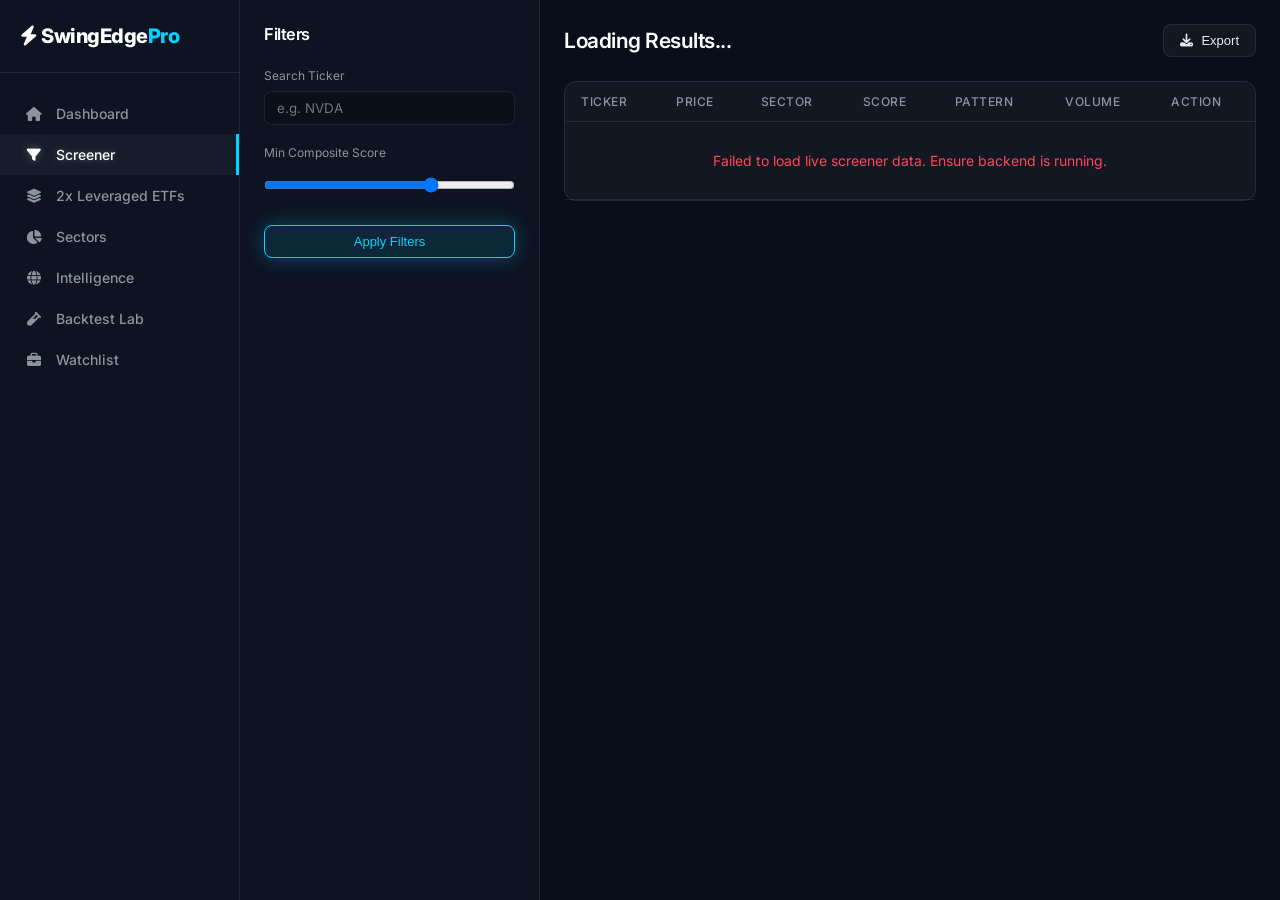
<file: frontend/screener.html>
<!DOCTYPE html>
<html lang="en">
<head>
  <meta charset="UTF-8">
  <title>Screener - SwingEdge Pro</title>
  <link rel="stylesheet" href="https://cdnjs.cloudflare.com/ajax/libs/font-awesome/6.4.0/css/all.min.css">
  <link rel="stylesheet" href="css/main.css">
  <link rel="stylesheet" href="css/components.css">
</head>
<body>
  <div class="app-container">
    <!-- Sidebar -->
    <div class="sidebar">
      <div class="sidebar-header"><i class="fas fa-bolt text-blue"></i> SwingEdge<span>Pro</span></div>
      <div class="nav-menu">
        <a href="index.html" class="nav-item" id="nav-dashboard"><i class="fas fa-home"></i> Dashboard</a>
        <a href="screener.html" class="nav-item active" id="nav-screener"><i class="fas fa-filter"></i> Screener</a>
        <a href="leveraged_etfs.html" class="nav-item" id="nav-leveraged"><i class="fas fa-layer-group text-gold"></i> 2x Leveraged ETFs</a>
        <a href="sectors.html" class="nav-item" id="nav-sectors"><i class="fas fa-chart-pie"></i> Sectors</a>
        <a href="intelligence.html" class="nav-item" id="nav-intelligence"><i class="fas fa-globe"></i> Intelligence</a>
        <a href="backtest.html" class="nav-item" id="nav-backtest"><i class="fas fa-vial"></i> Backtest Lab</a>
        <a href="portfolio.html" class="nav-item" id="nav-portfolio"><i class="fas fa-briefcase"></i> Watchlist</a>
      </div>
    </div>

    <!-- Main Content -->
    <div class="main-wrapper" style="flex-direction:row;">
      
      <!-- Filters Panel -->
      <div style="width: 300px; border-right: 1px solid var(--border); background: var(--bg-secondary); padding: 24px; overflow-y:auto;">
        <h3 style="margin-bottom: 24px;">Filters</h3>
        
        <div style="margin-bottom: 20px;">
          <label style="display:block; margin-bottom:8px; color:var(--text-secondary); font-size:12px;">Search Ticker</label>
          <input type="text" id="filter-search" placeholder="e.g. NVDA" onkeyup="applyFilters()">
        </div>
        
        <div style="margin-bottom: 20px;">
          <label style="display:block; margin-bottom:8px; color:var(--text-secondary); font-size:12px;">Min Composite Score</label>
          <input type="range" id="filter-score" min="0" max="100" value="70" onchange="applyFilters()" style="width:100%;">
        </div>
        
        <button class="btn btn-primary" style="width:100%; justify-content:center;" onclick="applyFilters()">Apply Filters</button>
      </div>

      <!-- Results Area -->
      <div class="content-area">
        <div style="display:flex; justify-content:space-between; align-items:center; margin-bottom:24px;">
          <h2 id="screener-count">Loading Results...</h2>
          <button class="btn btn-secondary"><i class="fas fa-download"></i> Export</button>
        </div>

        <div class="card" style="padding:0;">
          <table style="margin:0;">
            <thead>
              <tr><th>Ticker</th><th>Price</th><th>Sector</th><th>Score</th><th>Pattern</th><th>Volume</th><th>Action</th></tr>
            </thead>
            <tbody id="screener-tbody">
              <!-- Populated via JS -->
            </tbody>
          </table>
        </div>
      </div>
      
    </div>
  </div>

  <script src="js/utils.js"></script>
  <script src="js/api.js"></script>
  <script src="js/screener.js"></script>
</body>
</html>
</file>
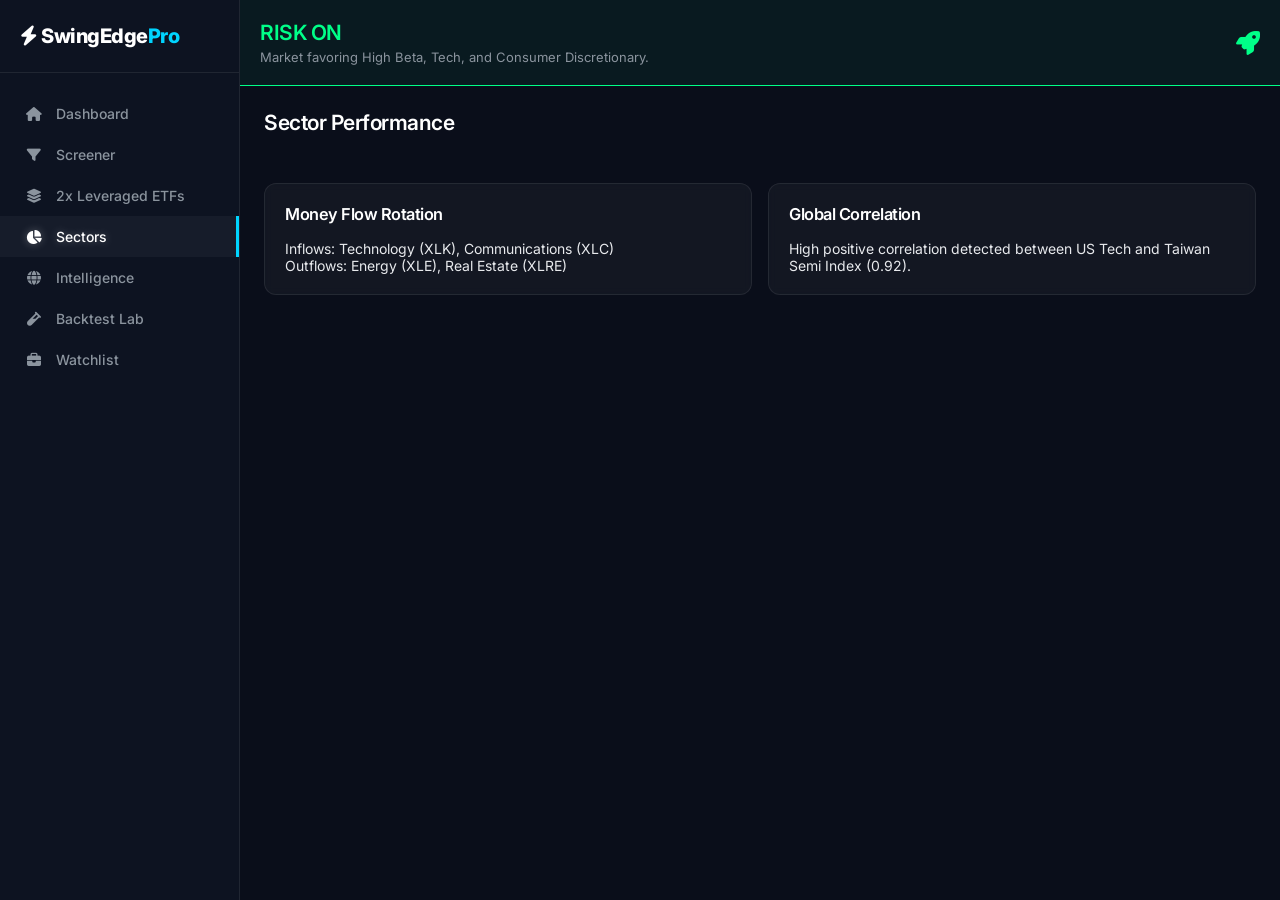
<file: frontend/sectors.html>
<!DOCTYPE html>
<html lang="en">
<head>
  <meta charset="UTF-8">
  <title>Sectors - SwingEdge Pro</title>
  <link rel="stylesheet" href="https://cdnjs.cloudflare.com/ajax/libs/font-awesome/6.4.0/css/all.min.css">
  <link rel="stylesheet" href="css/main.css">
  <link rel="stylesheet" href="css/components.css">
</head>
<body>
  <div class="app-container">
    <!-- Sidebar -->
    <div class="sidebar">
      <div class="sidebar-header"><i class="fas fa-bolt text-blue"></i> SwingEdge<span>Pro</span></div>
      <div class="nav-menu">
        <a href="index.html" class="nav-item" id="nav-dashboard"><i class="fas fa-home"></i> Dashboard</a>
        <a href="screener.html" class="nav-item" id="nav-screener"><i class="fas fa-filter"></i> Screener</a>
        <a href="leveraged_etfs.html" class="nav-item" id="nav-leveraged"><i class="fas fa-layer-group text-gold"></i> 2x Leveraged ETFs</a>
        <a href="sectors.html" class="nav-item active" id="nav-sectors"><i class="fas fa-chart-pie"></i> Sectors</a>
        <a href="intelligence.html" class="nav-item" id="nav-intelligence"><i class="fas fa-globe"></i> Intelligence</a>
        <a href="backtest.html" class="nav-item" id="nav-backtest"><i class="fas fa-vial"></i> Backtest Lab</a>
        <a href="portfolio.html" class="nav-item" id="nav-portfolio"><i class="fas fa-briefcase"></i> Watchlist</a>
      </div>
    </div>

    <!-- Main Content -->
    <div class="main-wrapper">
      <!-- Risk Mode Banner -->
      <div style="background: rgba(0, 255, 136, 0.05); border-bottom: 1px solid var(--green); padding: 20px; display:flex; justify-content:space-between; align-items:center;">
        <div>
          <h2 style="color: var(--green); margin-bottom:4px;">RISK ON</h2>
          <div style="color: var(--text-secondary); font-size:13px;">Market favoring High Beta, Tech, and Consumer Discretionary.</div>
        </div>
        <i class="fas fa-rocket text-green" style="font-size:24px;"></i>
      </div>

      <div class="content-area">
        <h2 style="margin-bottom: 24px;">Sector Performance</h2>
        <div class="grid grid-cols-4 gap-4" id="sector-grid-full">
          <!-- Populated by JS -->
        </div>

        <div class="grid grid-cols-2 gap-4" style="margin-top:24px;">
          <div class="card">
            <h3 style="margin-bottom:16px;">Money Flow Rotation</h3>
            <p class="text-secondary">Inflows: Technology (XLK), Communications (XLC)<br>Outflows: Energy (XLE), Real Estate (XLRE)</p>
          </div>
          <div class="card">
            <h3 style="margin-bottom:16px;">Global Correlation</h3>
            <p class="text-secondary">High positive correlation detected between US Tech and Taiwan Semi Index (0.92).</p>
          </div>
        </div>
      </div>
    </div>
  </div>
  
  <script src="js/utils.js"></script>
  <script src="js/api.js"></script>
  <script src="js/sectors.js"></script>
</body>
</html>
</file>
<file: frontend/css/main.css>
/* Import Fonts */
@import url('https://fonts.googleapis.com/css2?family=Inter:wght@300;400;500;600;700;800&family=JetBrains+Mono:wght@400;500&display=swap');

:root {
  --bg-primary: #0A0E1A;
  --bg-secondary: #0D1321;
  --bg-card: rgba(255, 255, 255, 0.04);
  --bg-card-hover: rgba(255, 255, 255, 0.08);
  --border: rgba(255, 255, 255, 0.08);
  --border-bright: rgba(255, 255, 255, 0.16);
  --blue: #00D4FF;
  --green: #00FF88;
  --red: #FF4757;
  --gold: #FFD700;
  --purple: #A855F7;
  --orange: #FF8C00;
  --text-primary: #E8EAED;
  --text-secondary: #8B949E;
  --text-muted: #484F58;
  --radius: 12px;
  --radius-sm: 8px;
  --shadow: 0 4px 24px rgba(0,0,0,0.4);
  --glow-blue: 0 0 20px rgba(0, 212, 255, 0.3);
  --glow-green: 0 0 20px rgba(0, 255, 136, 0.3);
  --glow-gold: 0 0 20px rgba(255, 215, 0, 0.3);
}

/* Reset */
* { margin: 0; padding: 0; box-sizing: border-box; }
body {
  background: var(--bg-primary);
  color: var(--text-primary);
  font-family: 'Inter', sans-serif;
  display: flex;
  height: 100vh;
  overflow: hidden;
  font-size: 14px;
}
a { color: var(--blue); text-decoration: none; }
ul { list-style: none; }

/* Layout */
.app-container { display: flex; width: 100%; height: 100%; }
.sidebar {
  width: 240px;
  background: var(--bg-secondary);
  border-right: 1px solid var(--border);
  display: flex;
  flex-direction: column;
  z-index: 10;
}
.sidebar-header { padding: 24px 20px; font-size: 20px; font-weight: 800; color: #fff; letter-spacing: -0.5px; border-bottom: 1px solid var(--border); }
.sidebar-header span { color: var(--blue); }
.nav-menu { flex: 1; padding: 20px 0; overflow-y: auto; }
.nav-item { padding: 12px 24px; display: flex; align-items: center; gap: 12px; color: var(--text-secondary); transition: all 0.2s; font-weight: 500; }
.nav-item:hover, .nav-item.active { color: #fff; background: var(--bg-card); border-right: 3px solid var(--blue); text-shadow: 0 0 8px rgba(255,255,255,0.3); }
.nav-item i { width: 20px; text-align: center; }
.market-status-box { padding: 20px; border-top: 1px solid var(--border); font-size: 12px; color: var(--text-muted); }
.main-wrapper { flex: 1; display: flex; flex-direction: column; overflow: hidden; position: relative; }

/* Topbar */
.topbar {
  height: 60px;
  border-bottom: 1px solid var(--border);
  background: rgba(13, 19, 33, 0.85);
  backdrop-filter: blur(12px);
  display: flex;
  align-items: center;
  padding: 0 24px;
  gap: 24px;
  z-index: 5;
}
.pulse-strip { flex: 1; overflow: hidden; display: flex; align-items: center; gap: 32px; white-space: nowrap; }
.pulse-item { display: inline-flex; gap: 8px; font-family: 'JetBrains Mono', monospace; font-size: 13px; font-weight: 500; }
.pulse-ticker { color: var(--text-secondary); }
.pulse-price { color: var(--text-primary); }

/* Typography */
h1, h2, h3, h4 { color: #fff; font-weight: 600; letter-spacing: -0.5px; }
.text-green { color: var(--green) !important; }
.text-red { color: var(--red) !important; }
.text-muted { color: var(--text-muted) !important; }

/* Cards & Glassmorphism */
.card {
  background: var(--bg-card);
  border: 1px solid var(--border);
  border-radius: var(--radius);
  padding: 20px;
  transition: all 0.2s ease;
  backdrop-filter: blur(4px);
}
.card:hover { background: var(--bg-card-hover); border-color: var(--border-bright); }
.card-header { display: flex; justify-content: space-between; align-items: center; margin-bottom: 16px; }

/* Buttons */
.btn {
  padding: 8px 16px;
  border-radius: var(--radius-sm);
  font-weight: 500;
  cursor: pointer;
  transition: all 0.2s;
  border: none;
  display: inline-flex;
  align-items: center;
  gap: 8px;
  font-size: 13px;
}
.btn-primary { background: rgba(0, 212, 255, 0.1); border: 1px solid var(--blue); color: var(--blue); box-shadow: var(--glow-blue); }
.btn-primary:hover { background: var(--blue); color: #000; }
.btn-secondary { background: var(--bg-card); border: 1px solid var(--border); color: var(--text-primary); }
.btn-secondary:hover { background: var(--bg-card-hover); border-color: var(--border-bright); }

/* Tables */
.table-container { width: 100%; overflow-x: auto; }
table { width: 100%; border-collapse: collapse; text-align: left; }
th { padding: 12px 16px; color: var(--text-secondary); font-weight: 500; border-bottom: 1px solid var(--border); white-space: nowrap; font-size: 12px; text-transform: uppercase; letter-spacing: 0.5px; }
td { padding: 16px; border-bottom: 1px solid var(--border); color: var(--text-primary); vertical-align: middle; }
tr:hover td { background: var(--bg-card); }

/* Badges */
.badge { padding: 4px 8px; border-radius: 4px; font-size: 11px; font-weight: 600; text-transform: uppercase; letter-spacing: 0.5px; }
.badge.bullish { background: rgba(0, 255, 136, 0.1); color: var(--green); border: 1px solid rgba(0, 255, 136, 0.2); }
.badge.bearish { background: rgba(255, 71, 87, 0.1); color: var(--red); border: 1px solid rgba(255, 71, 87, 0.2); }
.badge.neutral { background: rgba(139, 148, 158, 0.1); color: var(--text-secondary); border: 1px solid rgba(139, 148, 158, 0.2); }
.badge.gold { background: rgba(255, 215, 0, 0.1); color: var(--gold); border: 1px solid rgba(255, 215, 0, 0.2); }
.badge.purple { background: rgba(168, 85, 247, 0.1); color: var(--purple); border: 1px solid rgba(168, 85, 247, 0.2); }

/* Skeletons */
.skeleton { background: linear-gradient(90deg, var(--bg-card) 25%, var(--bg-card-hover) 50%, var(--bg-card) 75%); background-size: 200% 100%; animation: shimmer 2s infinite; border-radius: 4px; }
.skeleton-text { height: 16px; margin-bottom: 8px; width: 100%; }

/* Scrollbars */
::-webkit-scrollbar { width: 8px; height: 8px; }
::-webkit-scrollbar-track { background: var(--bg-primary); }
::-webkit-scrollbar-thumb { background: var(--border-bright); border-radius: 4px; }
::-webkit-scrollbar-thumb:hover { background: var(--text-muted); }

/* Animations */
@keyframes shimmer { 0% { background-position: 200% 0; } 100% { background-position: -200% 0; } }
@keyframes pulse-dot { 0% { box-shadow: 0 0 0 0 rgba(0, 255, 136, 0.4); } 70% { box-shadow: 0 0 0 6px rgba(0, 255, 136, 0); } 100% { box-shadow: 0 0 0 0 rgba(0, 255, 136, 0); } }
@keyframes ticker-scroll { 0% { transform: translateX(100%); } 100% { transform: translateX(-100%); } }

/* Grid Utilities */
.grid { display: grid; gap: 20px; }
.grid-cols-1 { grid-template-columns: repeat(1, 1fr); }
.grid-cols-2 { grid-template-columns: repeat(2, 1fr); }
.grid-cols-3 { grid-template-columns: repeat(3, 1fr); }
.grid-cols-4 { grid-template-columns: repeat(4, 1fr); }
.grid-cols-12 { grid-template-columns: repeat(12, 1fr); }
.col-span-3 { grid-column: span 3; }
.col-span-4 { grid-column: span 4; }
.col-span-8 { grid-column: span 8; }
.col-span-9 { grid-column: span 9; }
.col-span-12 { grid-column: span 12; }

/* Layout helpers */
.flex { display: flex; }
.items-center { align-items: center; }
.justify-between { justify-content: space-between; }
.gap-2 { gap: 8px; }
.gap-4 { gap: 16px; }
.mt-2 { margin-top: 8px; }
.mt-4 { margin-top: 16px; }
.p-6 { padding: 24px; }
.h-full { height: 100%; }
.overflow-y-auto { overflow-y: auto; }

/* Forms */
input, select {
  background: rgba(0,0,0,0.2);
  border: 1px solid var(--border);
  color: var(--text-primary);
  padding: 8px 12px;
  border-radius: var(--radius-sm);
  font-family: 'Inter', sans-serif;
  width: 100%;
}
input:focus, select:focus { outline: none; border-color: var(--blue); }

.content-area { padding: 24px; overflow-y: auto; flex: 1; }
</file>
<file: frontend/css/components.css>
/* Component Specific Styles */

/* Stock Card */
.stock-card { display: flex; flex-direction: column; gap: 12px; }
.stock-card-header { display: flex; justify-content: space-between; align-items: flex-start; }
.stock-card-ticker { font-size: 20px; font-weight: 700; color: #fff; }
.stock-card-name { font-size: 12px; color: var(--text-secondary); }

/* Circular Score Gauge */
.score-circle { position: relative; width: 60px; height: 60px; }
.score-circle svg { transform: rotate(-90deg); width: 100%; height: 100%; }
.score-circle circle { fill: none; stroke-width: 6; stroke-linecap: round; }
.score-circle .bg { stroke: var(--border); }
.score-circle .progress { stroke: var(--blue); transition: stroke-dashoffset 1s ease-out; }
.score-circle-text { position: absolute; top: 50%; left: 50%; transform: translate(-50%, -50%); font-weight: 700; font-size: 16px; color: #fff; }

/* Sector Tile */
.sector-tile { display: flex; flex-direction: column; justify-content: space-between; height: 120px; padding: 16px; border-radius: var(--radius); color: #fff; cursor: pointer; transition: transform 0.2s; position: relative; overflow: hidden; }
.sector-tile:hover { transform: translateY(-2px); }
.sector-tile-name { font-weight: 600; font-size: 14px; z-index: 1; }
.sector-tile-perf { font-size: 24px; font-weight: 800; font-family: 'JetBrains Mono', monospace; z-index: 1; }
.sector-tile-etf { font-size: 12px; opacity: 0.8; z-index: 1; }

/* News Card */
.news-card { display: flex; gap: 16px; padding: 16px; background: var(--bg-card); border-radius: var(--radius-sm); border: 1px solid var(--border); margin-bottom: 12px; position: relative; overflow: hidden; }
.news-bar { position: absolute; left: 0; top: 0; bottom: 0; width: 4px; }
.news-bar.bullish { background: var(--green); }
.news-bar.bearish { background: var(--red); }
.news-bar.neutral { background: var(--text-secondary); }
.news-content { flex: 1; }
.news-header { display: flex; justify-content: space-between; margin-bottom: 8px; font-size: 12px; color: var(--text-muted); }
.news-title { font-weight: 500; color: var(--text-primary); margin-bottom: 8px; line-height: 1.4; }

/* Insider Row */
.insider-buy { color: var(--green); }
.insider-sell { color: var(--red); }

/* Chart Toolbar */
.chart-toolbar { display: flex; gap: 8px; margin-bottom: 16px; }
.chart-period-btn { background: transparent; border: 1px solid var(--border); color: var(--text-secondary); padding: 4px 12px; border-radius: 4px; cursor: pointer; font-size: 12px; }
.chart-period-btn.active, .chart-period-btn:hover { background: rgba(0, 212, 255, 0.1); border-color: var(--blue); color: var(--blue); }

/* Alert Dot */
.alert-dot { width: 8px; height: 8px; background: var(--green); border-radius: 50%; display: inline-block; animation: pulse-dot 2s infinite; }

/* Risk Box */
.risk-box { background: rgba(0,0,0,0.2); border: 1px solid var(--border); border-radius: var(--radius); padding: 16px; display: grid; grid-template-columns: repeat(3, 1fr); gap: 16px; text-align: center; }
.risk-label { font-size: 11px; color: var(--text-secondary); text-transform: uppercase; margin-bottom: 4px; }
.risk-value { font-size: 16px; font-weight: 700; font-family: 'JetBrains Mono', monospace; }

/* Progress Bar */
.progress-container { width: 100%; height: 6px; background: var(--border); border-radius: 3px; overflow: hidden; }
.progress-fill { height: 100%; border-radius: 3px; }

/* Table sparklines */
.sparkline-cell { width: 80px; height: 30px; }

/* Highlight rows */
.row-glow-gold { box-shadow: inset 0 0 20px rgba(255, 215, 0, 0.1); border-left: 3px solid var(--gold) !important; }
.row-glow-green { border-left: 3px solid var(--green) !important; }

/* Intelligence Cards */
.global-impact-card { background: linear-gradient(145deg, var(--bg-card), rgba(0,0,0,0.2)); border: 1px solid var(--border); border-radius: var(--radius); padding: 20px; position: relative; }
.political-signal-card { border: 1px solid var(--gold); background: rgba(255, 215, 0, 0.05); }

/* Custom Tab Bar */
.tab-bar { display: flex; border-bottom: 1px solid var(--border); margin-bottom: 24px; gap: 24px; }
.tab-btn { background: none; border: none; padding: 12px 0; color: var(--text-secondary); font-weight: 500; cursor: pointer; border-bottom: 2px solid transparent; }
.tab-btn.active { color: var(--blue); border-bottom-color: var(--blue); }
</file>
